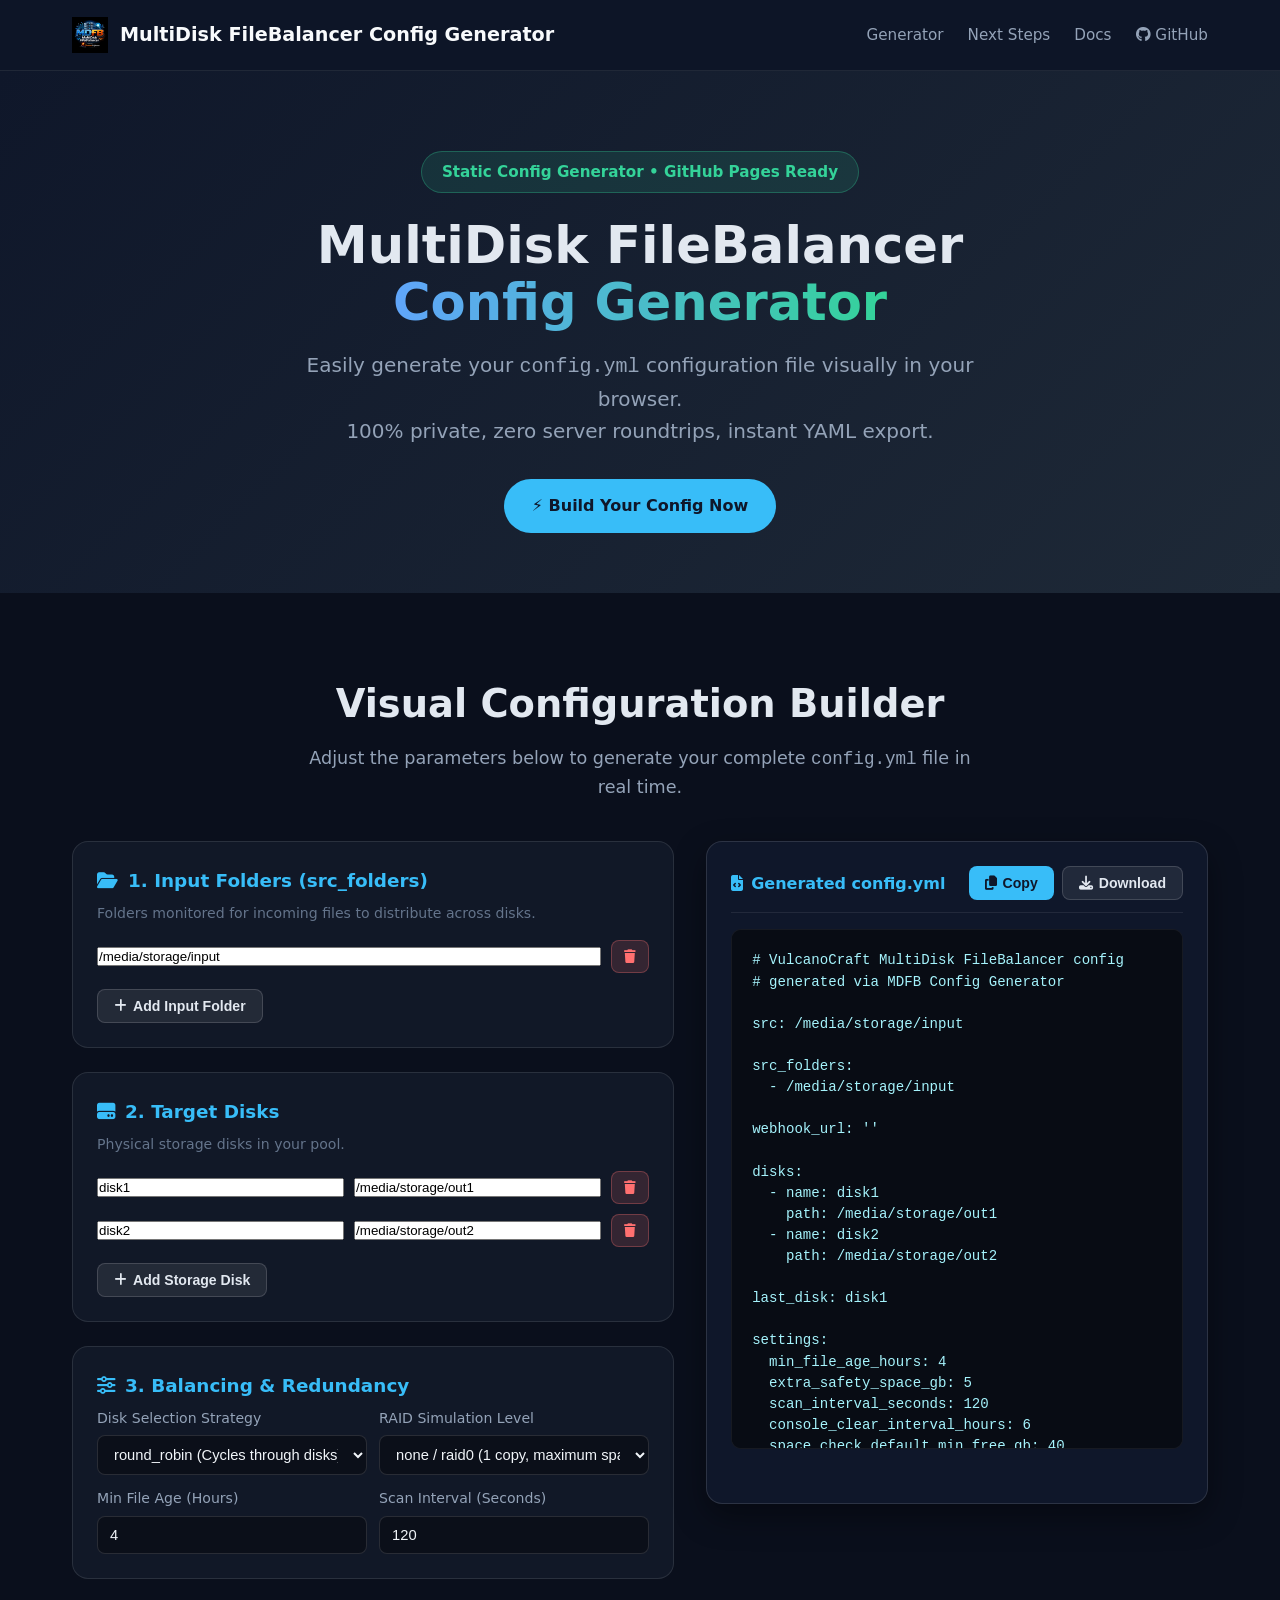
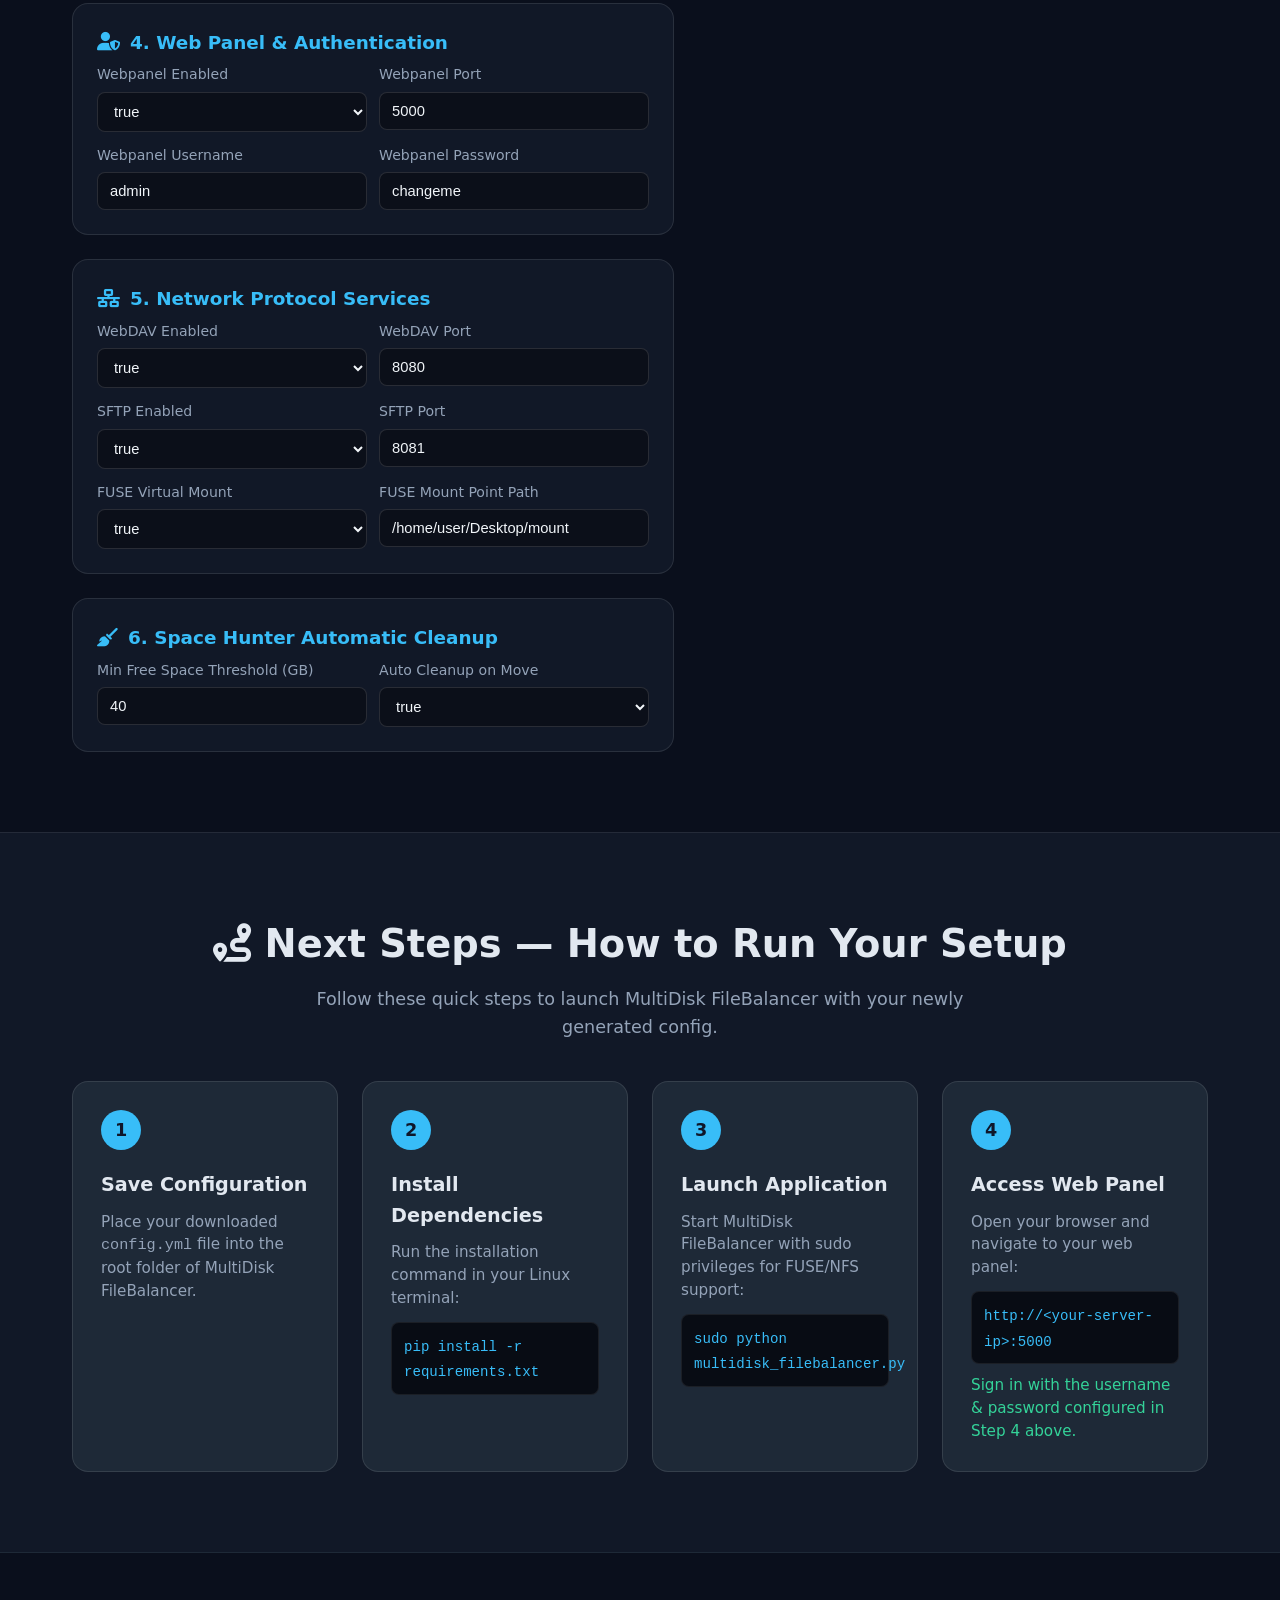
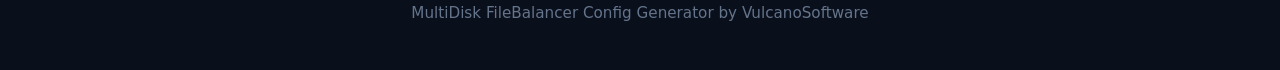
<file: config_generator_website/index.html>
<!DOCTYPE html>
<html lang="en">
<head>
  <meta charset="UTF-8">
  <meta name="viewport" content="width=device-width, initial-scale=1.0">
  <title>MultiDisk FileBalancer — Config Generator</title>
  <link rel="stylesheet" href="styles.css">
  <link rel="stylesheet" href="https://cdnjs.cloudflare.com/ajax/libs/font-awesome/6.6.0/css/all.min.css">
</head>
<body>

  <!-- Navigation -->
  <header class="navbar">
    <div class="container nav-container">
      <div class="brand">
        <img src="logo.png" alt="MDFB Logo" class="nav-logo" onerror="this.style.display='none'">
        <span class="brand-name">MultiDisk FileBalancer Config Generator</span>
      </div>
      <nav class="nav-links">
        <a href="#config-generator">Generator</a>
        <a href="#next-steps">Next Steps</a>
        <a href="https://docs.mdfb.vulcanocraft.com/" target="_blank">Docs</a>
        <a href="https://github.com/VulcanoSoftware/MultiDiskFileBalancer" target="_blank"><i class="fab fa-github"></i> GitHub</a>
      </nav>
    </div>
  </header>

  <!-- Hero -->
  <section class="hero">
    <div class="container">
      <div class="badge">Static Config Generator • GitHub Pages Ready</div>

      <h1>MultiDisk FileBalancer<br>
      <span>Config Generator</span></h1>

      <p class="subtitle">
        Easily generate your <code>config.yml</code> configuration file visually in your browser.<br>
        100% private, zero server roundtrips, instant YAML export.
      </p>

      <div class="cta-buttons">
        <a href="#config-generator" class="btn primary">
          ⚡ Build Your Config Now
        </a>
      </div>
    </div>
  </section>

  <!-- Interactive Config Generator -->
  <section id="config-generator" class="generator-section">
    <div class="container">
      <div class="section-header">
        <h2>Visual Configuration Builder</h2>
        <p class="section-subtitle">Adjust the parameters below to generate your complete <code>config.yml</code> file in real time.</p>
      </div>

      <div class="generator-layout">
        <!-- Form Options -->
        <div class="generator-form">
          <!-- Step 1: Input Folders -->
          <div class="form-group-card">
            <h3><i class="fas fa-folder-open"></i> 1. Input Folders (src_folders)</h3>
            <p class="form-hint">Folders monitored for incoming files to distribute across disks.</p>
            <div id="srcFoldersContainer" class="dynamic-list"></div>
            <button type="button" class="btn-sm secondary" id="addSrcFolderBtn"><i class="fas fa-plus"></i> Add Input Folder</button>
          </div>

          <!-- Step 2: Storage Disks -->
          <div class="form-group-card">
            <h3><i class="fas fa-hdd"></i> 2. Target Disks</h3>
            <p class="form-hint">Physical storage disks in your pool.</p>
            <div id="disksContainer" class="dynamic-list"></div>
            <button type="button" class="btn-sm secondary" id="addDiskBtn"><i class="fas fa-plus"></i> Add Storage Disk</button>
          </div>

          <!-- Step 3: Strategy & RAID Simulation -->
          <div class="form-group-card">
            <h3><i class="fas fa-sliders-h"></i> 3. Balancing & Redundancy</h3>
            <div class="form-grid">
              <div class="field">
                <label for="cfg_backup_strategy">Disk Selection Strategy</label>
                <select id="cfg_backup_strategy">
                  <option value="round_robin">round_robin (Cycles through disks)</option>
                  <option value="most_free_space">most_free_space (Picks disk with most free bytes)</option>
                  <option value="least_used_pct">least_used_pct (Picks disk with lowest % used)</option>
                  <option value="path_hash">path_hash (Deterministic hash-based placement)</option>
                </select>
              </div>
              <div class="field">
                <label for="cfg_raid_simulation">RAID Simulation Level</label>
                <select id="cfg_raid_simulation">
                  <option value="none">none / raid0 (1 copy, maximum space)</option>
                  <option value="raid1">raid1 (2 copies mirrored)</option>
                  <option value="raid5">raid5 (2 copies software raid)</option>
                  <option value="raid6">raid6 (3 copies software raid)</option>
                  <option value="raid10">raid10 (2 copies in pair)</option>
                </select>
              </div>
              <div class="field">
                <label for="cfg_min_file_age_hours">Min File Age (Hours)</label>
                <input type="number" id="cfg_min_file_age_hours" value="4" min="0">
              </div>
              <div class="field">
                <label for="cfg_scan_interval_seconds">Scan Interval (Seconds)</label>
                <input type="number" id="cfg_scan_interval_seconds" value="120" min="1">
              </div>
            </div>
          </div>

          <!-- Step 4: Web Management Panel & Authentication -->
          <div class="form-group-card">
            <h3><i class="fas fa-user-shield"></i> 4. Web Panel & Authentication</h3>
            <div class="form-grid">
              <div class="field">
                <label for="cfg_webpanel_enabled">Webpanel Enabled</label>
                <select id="cfg_webpanel_enabled">
                  <option value="true">true</option>
                  <option value="false">false</option>
                </select>
              </div>
              <div class="field">
                <label for="cfg_webpanel_port">Webpanel Port</label>
                <input type="number" id="cfg_webpanel_port" value="5000" min="1" max="65535">
              </div>
              <div class="field">
                <label for="cfg_webpanel_username">Webpanel Username</label>
                <input type="text" id="cfg_webpanel_username" value="admin" placeholder="admin">
              </div>
              <div class="field">
                <label for="cfg_webpanel_password">Webpanel Password</label>
                <input type="text" id="cfg_webpanel_password" value="changeme" placeholder="Password">
              </div>
            </div>
          </div>

          <!-- Step 5: Network Access Services -->
          <div class="form-group-card">
            <h3><i class="fas fa-network-wired"></i> 5. Network Protocol Services</h3>
            <div class="form-grid">
              <div class="field">
                <label for="cfg_webdav_enabled">WebDAV Enabled</label>
                <select id="cfg_webdav_enabled">
                  <option value="true">true</option>
                  <option value="false">false</option>
                </select>
              </div>
              <div class="field">
                <label for="cfg_webdav_port">WebDAV Port</label>
                <input type="number" id="cfg_webdav_port" value="8080" min="1" max="65535">
              </div>
              <div class="field">
                <label for="cfg_sftp_enabled">SFTP Enabled</label>
                <select id="cfg_sftp_enabled">
                  <option value="true">true</option>
                  <option value="false">false</option>
                </select>
              </div>
              <div class="field">
                <label for="cfg_sftp_port">SFTP Port</label>
                <input type="number" id="cfg_sftp_port" value="8081" min="1" max="65535">
              </div>
              <div class="field">
                <label for="cfg_fuse_enabled">FUSE Virtual Mount</label>
                <select id="cfg_fuse_enabled">
                  <option value="true">true</option>
                  <option value="false">false</option>
                </select>
              </div>
              <div class="field">
                <label for="cfg_fuse_mount_point">FUSE Mount Point Path</label>
                <input type="text" id="cfg_fuse_mount_point" value="/home/user/Desktop/mount">
              </div>
            </div>
          </div>

          <!-- Step 6: Space Hunter Cleanup -->
          <div class="form-group-card">
            <h3><i class="fas fa-broom"></i> 6. Space Hunter Automatic Cleanup</h3>
            <div class="form-grid">
              <div class="field">
                <label for="cfg_space_check_default_min_free_gb">Min Free Space Threshold (GB)</label>
                <input type="number" id="cfg_space_check_default_min_free_gb" value="40" min="0">
              </div>
              <div class="field">
                <label for="cfg_auto_cleanup_on_move">Auto Cleanup on Move</label>
                <select id="cfg_auto_cleanup_on_move">
                  <option value="true">true</option>
                  <option value="false">false</option>
                </select>
              </div>
            </div>
          </div>
        </div>

        <!-- Output Preview -->
        <div class="generator-preview">
          <div class="preview-card">
            <div class="preview-header">
              <span class="preview-title"><i class="fas fa-file-code"></i> Generated config.yml</span>
              <div class="preview-actions">
                <button type="button" class="btn-sm primary" id="copyConfigBtn"><i class="fas fa-copy"></i> Copy</button>
                <button type="button" class="btn-sm secondary" id="downloadConfigBtn"><i class="fas fa-download"></i> Download</button>
              </div>
            </div>
            <pre class="yaml-output" id="yamlOutput"></pre>
            <div class="copy-status" id="copyStatus"></div>
          </div>
        </div>
      </div>
    </div>
  </section>

  <!-- Next Steps Guide -->
  <section id="next-steps" class="next-steps-section">
    <div class="container">
      <div class="section-header">
        <h2><i class="fas fa-route"></i> Next Steps — How to Run Your Setup</h2>
        <p class="section-subtitle">Follow these quick steps to launch MultiDisk FileBalancer with your newly generated config.</p>
      </div>

      <div class="steps-grid">
        <div class="step-card">
          <div class="step-number">1</div>
          <h3>Save Configuration</h3>
          <p>Place your downloaded <code>config.yml</code> file into the root folder of MultiDisk FileBalancer.</p>
        </div>

        <div class="step-card">
          <div class="step-number">2</div>
          <h3>Install Dependencies</h3>
          <p>Run the installation command in your Linux terminal:</p>
          <div class="code-box">
            <code>pip install -r requirements.txt</code>
          </div>
        </div>

        <div class="step-card">
          <div class="step-number">3</div>
          <h3>Launch Application</h3>
          <p>Start MultiDisk FileBalancer with sudo privileges for FUSE/NFS support:</p>
          <div class="code-box">
            <code>sudo python multidisk_filebalancer.py</code>
          </div>
        </div>

        <div class="step-card">
          <div class="step-number">4</div>
          <h3>Access Web Panel</h3>
          <p>Open your browser and navigate to your web panel:</p>
          <div class="code-box">
            <code>http://&lt;your-server-ip&gt;:5000</code>
          </div>
          <p class="step-hint">Sign in with the username & password configured in Step 4 above.</p>
        </div>
      </div>
    </div>
  </section>

  <footer>
    <p>MultiDisk FileBalancer Config Generator by VulcanoSoftware</p>
  </footer>

  <script src="script.js"></script>
</body>
</html>
</file>
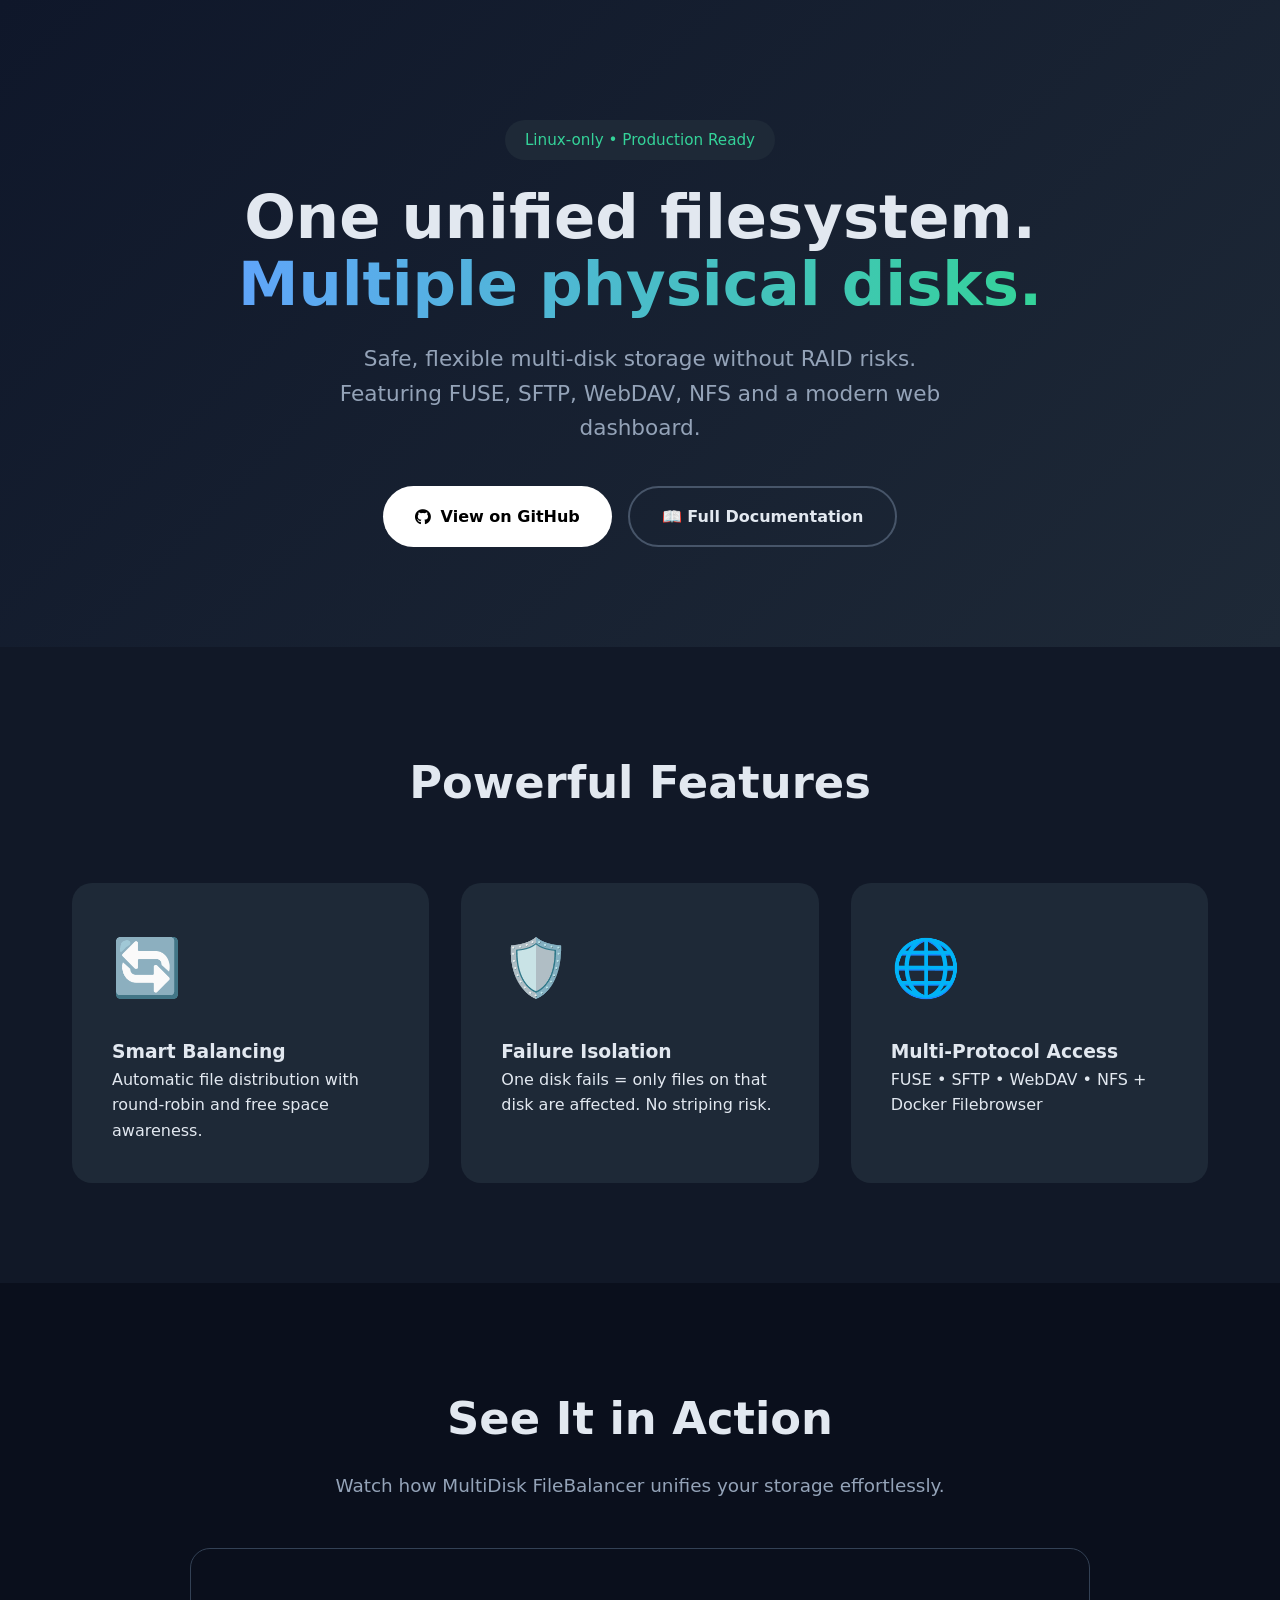
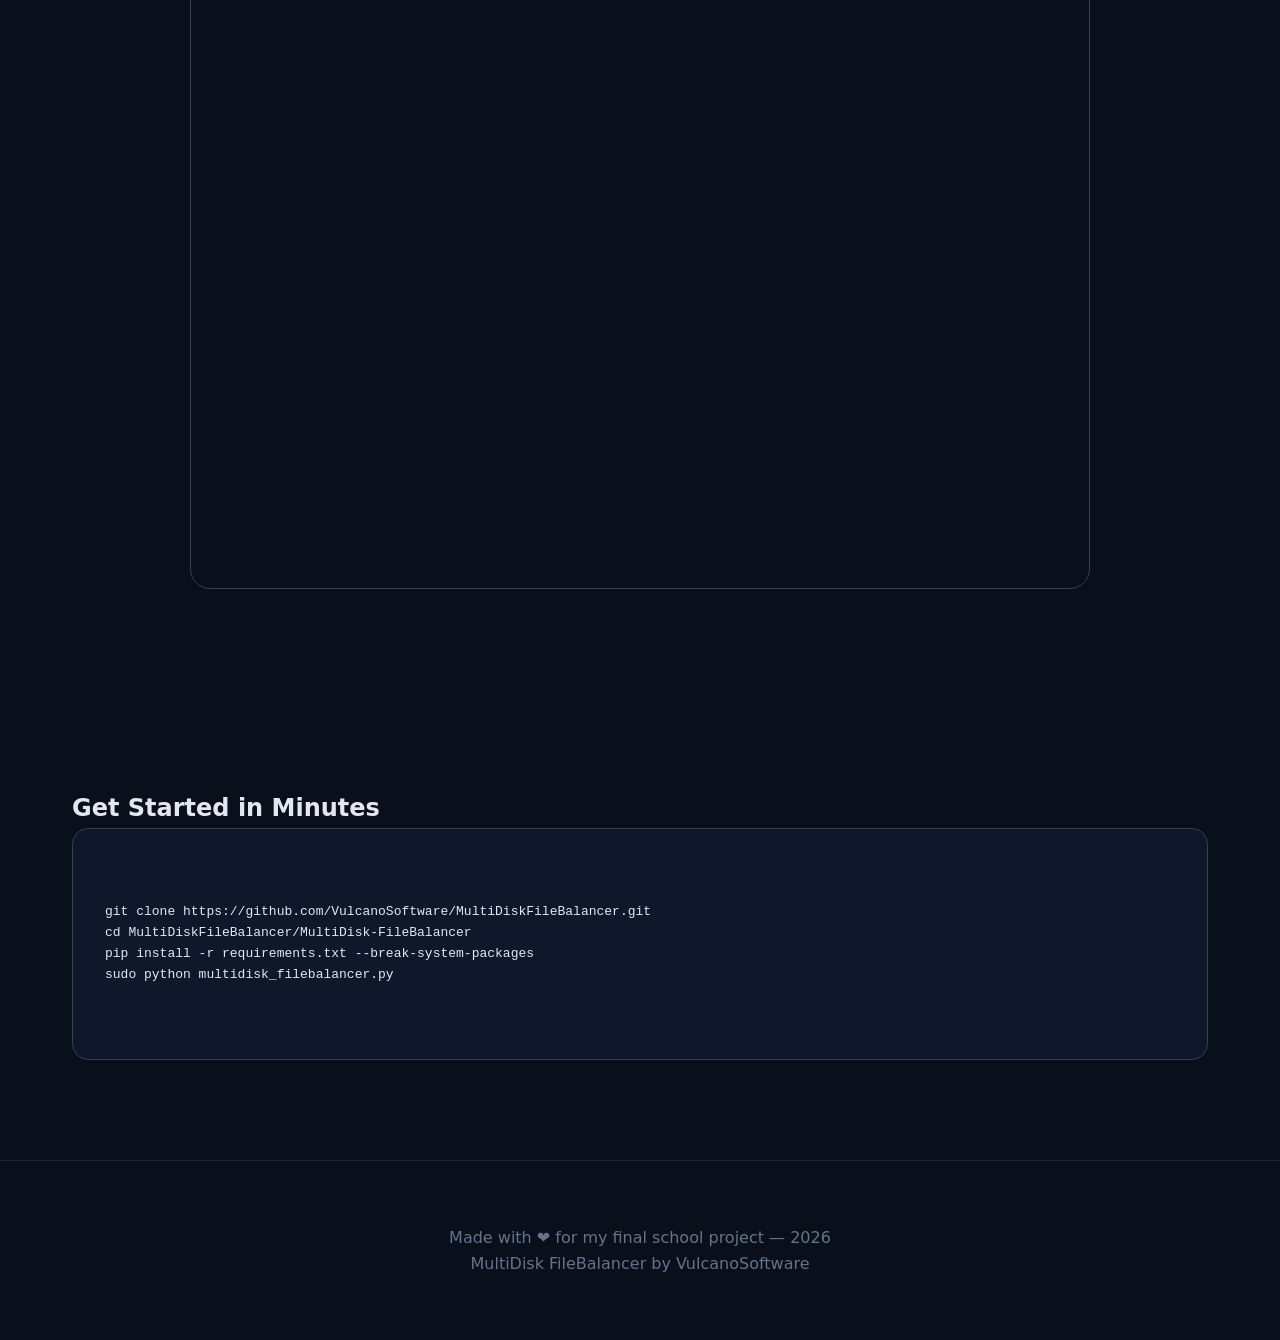
<file: showcase_website/index.html>
<!DOCTYPE html>
<html lang="en">
<head>
  <meta charset="UTF-8">
  <meta name="viewport" content="width=device-width, initial-scale=1.0">
  <title>MultiDisk FileBalancer — Unified Multi-Disk Storage</title>
  <link rel="stylesheet" href="styles.css">
  <link rel="stylesheet" href="https://cdnjs.cloudflare.com/ajax/libs/font-awesome/6.6.0/css/all.min.css">
</head>
<body>

  <!-- Hero -->
  <section class="hero">
    <div class="container">
      <div class="badge">Linux-only • Production Ready</div>
      
      <h1>One unified filesystem.<br>
      <span>Multiple physical disks.</span></h1>
      
      <p class="subtitle">
        Safe, flexible multi-disk storage without RAID risks.<br>
        Featuring FUSE, SFTP, WebDAV, NFS and a modern web dashboard.
      </p>

      <div class="cta-buttons">
        <a href="https://github.com/VulcanoSoftware/MultiDiskFileBalancer" target="_blank" class="btn primary">
          <i class="fab fa-github"></i> View on GitHub
        </a>
        <a href="https://docs.mdfb.vulcanocraft.com/" target="_blank" class="btn secondary">
          📖 Full Documentation
        </a>
      </div>
    </div>
  </section>

  <!-- Features -->
  <section class="features">
    <div class="container">
      <h2>Powerful Features</h2>
      <div class="grid">
        <div class="card">
          <div class="icon">🔄</div>
          <h3>Smart Balancing</h3>
          <p>Automatic file distribution with round-robin and free space awareness.</p>
        </div>
        <div class="card">
          <div class="icon">🛡️</div>
          <h3>Failure Isolation</h3>
          <p>One disk fails = only files on that disk are affected. No striping risk.</p>
        </div>
        <div class="card">
          <div class="icon">🌐</div>
          <h3>Multi-Protocol Access</h3>
          <p>FUSE • SFTP • WebDAV • NFS + Docker Filebrowser</p>
        </div>
      </div>
    </div>
  </section>

  <!-- Showcase Video -->
  <section class="showcase-video">
    <div class="container">
      <h2>See It in Action</h2>
      <p class="section-subtitle">Watch how MultiDisk FileBalancer unifies your storage effortlessly.</p>
      <div class="video-wrapper">
        <iframe
          src="https://www.youtube.com/embed/DjFaZPutRro"
          title="MultiDisk FileBalancer Showcase"
          frameborder="0"
          allow="accelerometer; autoplay; clipboard-write; encrypted-media; gyroscope; picture-in-picture; web-share"
          allowfullscreen>
        </iframe>
      </div>
    </div>
  </section>

  <!-- Quick Start -->
  <section class="quickstart">
    <div class="container">
      <h2>Get Started in Minutes</h2>
      <div class="terminal">
        <pre>git clone https://github.com/VulcanoSoftware/MultiDiskFileBalancer.git
cd MultiDiskFileBalancer/MultiDisk-FileBalancer
pip install -r requirements.txt --break-system-packages
sudo python multidisk_filebalancer.py</pre>
      </div>
    </div>
  </section>

  <footer>
    <p>Made with ❤️ for my final school project — 2026</p>
    <p>MultiDisk FileBalancer by VulcanoSoftware</p>
  </footer>

  <script src="script.js"></script>
</body>
</html>
</file>
<file: config_generator_website/styles.css>
* {
  margin: 0;
  padding: 0;
  box-sizing: border-box;
}

body {
  font-family: 'Inter', system-ui, -apple-system, sans-serif;
  background: #0a0f1c;
  color: #e2e8f0;
  line-height: 1.6;
}

.container {
  max-width: 1200px;
  margin: 0 auto;
  padding: 0 2rem;
}

/* Navbar */
.navbar {
  background: rgba(15, 23, 42, 0.85);
  backdrop-filter: blur(12px);
  position: sticky;
  top: 0;
  z-index: 100;
  border-bottom: 1px solid rgba(255, 255, 255, 0.08);
}

.nav-container {
  display: flex;
  align-items: center;
  justify-content: space-between;
  height: 70px;
}

.brand {
  display: flex;
  align-items: center;
  gap: 12px;
}

.nav-logo {
  width: 36px;
  height: 36px;
}

.brand-name {
  font-size: 1.2rem;
  font-weight: 750;
  color: #f8fafc;
}

.nav-links {
  display: flex;
  gap: 1.5rem;
}

.nav-links a {
  color: #94a3b8;
  text-decoration: none;
  font-size: 0.95rem;
  font-weight: 500;
  transition: color 0.2s;
}

.nav-links a:hover {
  color: #38bdf8;
}

/* Hero */
.hero {
  background: linear-gradient(135deg, #0f172a 0%, #1e2937 100%);
  padding: 80px 0 60px;
  text-align: center;
}

.badge {
  display: inline-block;
  background: rgba(52, 211, 153, 0.12);
  border: 1px solid rgba(52, 211, 153, 0.3);
  color: #34d399;
  padding: 8px 20px;
  border-radius: 9999px;
  font-size: 0.95rem;
  margin-bottom: 1.5rem;
  font-weight: 600;
}

h1 {
  font-size: 3.2rem;
  font-weight: 800;
  line-height: 1.1;
  margin-bottom: 1.2rem;
}

h1 span {
  background: linear-gradient(to right, #60a5fa, #34d399);
  -webkit-background-clip: text;
  -webkit-text-fill-color: transparent;
}

.subtitle {
  font-size: 1.25rem;
  color: #94a3b8;
  max-width: 720px;
  margin: 0 auto 2rem;
}

.cta-buttons {
  display: flex;
  gap: 1rem;
  justify-content: center;
  flex-wrap: wrap;
}

.btn {
  padding: 14px 28px;
  border-radius: 9999px;
  font-weight: 600;
  text-decoration: none;
  display: inline-flex;
  align-items: center;
  gap: 10px;
  transition: all 0.3s;
  cursor: pointer;
  border: none;
  font-size: 1rem;
}

.btn.primary {
  background: #38bdf8;
  color: #0f172a;
}

.btn.secondary {
  border: 1px solid #475569;
  background: rgba(255, 255, 255, 0.05);
  color: #e2e8f0;
}

.btn:hover {
  transform: translateY(-2px);
  filter: brightness(1.1);
}

.btn-sm {
  padding: 8px 16px;
  border-radius: 8px;
  font-size: 0.88rem;
  font-weight: 600;
  cursor: pointer;
  display: inline-flex;
  align-items: center;
  gap: 6px;
  border: none;
  transition: all 0.2s;
}

.btn-sm.primary {
  background: #38bdf8;
  color: #0f172a;
}

.btn-sm.secondary {
  background: rgba(255, 255, 255, 0.08);
  border: 1px solid rgba(255, 255, 255, 0.15);
  color: #e2e8f0;
}

.btn-sm:hover {
  filter: brightness(1.15);
}

.btn-icon {
  background: rgba(255, 112, 112, 0.15);
  border: 1px solid rgba(255, 112, 112, 0.3);
  color: #ff7070;
  padding: 8px 12px;
  border-radius: 8px;
  cursor: pointer;
  transition: all 0.2s;
}

.btn-icon:hover {
  background: rgba(255, 112, 112, 0.3);
}

/* Config Generator Section */
.generator-section {
  padding: 80px 0;
  background: #0a0f1c;
}

.section-header {
  text-align: center;
  margin-bottom: 2.5rem;
}

.section-header h2 {
  font-size: 2.4rem;
  font-weight: 800;
  margin-bottom: 10px;
}

.section-subtitle {
  color: #94a3b8;
  font-size: 1.1rem;
  max-width: 680px;
  margin: 0 auto;
}

.generator-layout {
  display: grid;
  grid-template-columns: 1.2fr 1fr;
  gap: 2rem;
  align-items: start;
}

.generator-form {
  display: grid;
  gap: 1.5rem;
}

.form-group-card {
  background: #111827;
  border: 1px solid rgba(255, 255, 255, 0.1);
  padding: 1.5rem;
  border-radius: 16px;
}

.form-group-card h3 {
  font-size: 1.15rem;
  font-weight: 700;
  margin-bottom: 6px;
  color: #38bdf8;
  display: flex;
  align-items: center;
  gap: 10px;
}

.form-hint {
  font-size: 0.88rem;
  color: #64748b;
  margin-bottom: 1rem;
}

.dynamic-list {
  display: grid;
  gap: 10px;
  margin-bottom: 1rem;
}

.list-row {
  display: flex;
  gap: 10px;
  align-items: center;
}

.list-row input {
  flex: 1;
}

.form-grid {
  display: grid;
  grid-template-columns: repeat(2, minmax(0, 1fr));
  gap: 12px;
}

.field label {
  display: block;
  font-size: 0.88rem;
  color: #94a3b8;
  margin-bottom: 6px;
  font-weight: 500;
}

.field input,
.field select {
  width: 100%;
  padding: 10px 12px;
  border-radius: 8px;
  border: 1px solid rgba(255, 255, 255, 0.12);
  background: #0b0f19;
  color: #f1f5f9;
  outline: none;
  font-size: 0.92rem;
  transition: border-color 0.2s;
}

.field input:focus,
.field select:focus {
  border-color: #38bdf8;
}

/* YAML Preview */
.generator-preview {
  position: sticky;
  top: 90px;
}

.preview-card {
  background: #0f172a;
  border: 1px solid rgba(255, 255, 255, 0.12);
  border-radius: 16px;
  padding: 1.5rem;
  box-shadow: 0 12px 32px rgba(0, 0, 0, 0.4);
}

.preview-header {
  display: flex;
  align-items: center;
  justify-content: space-between;
  gap: 10px;
  margin-bottom: 1rem;
  padding-bottom: 12px;
  border-bottom: 1px solid rgba(255, 255, 255, 0.08);
}

.preview-title {
  font-weight: 700;
  font-size: 1rem;
  color: #38bdf8;
  display: flex;
  align-items: center;
  gap: 8px;
}

.preview-actions {
  display: flex;
  gap: 8px;
}

.yaml-output {
  background: #080c14;
  color: #a5f3fc;
  padding: 1.25rem;
  border-radius: 10px;
  font-family: ui-monospace, SFMono-Regular, Menlo, Monaco, Consolas, monospace;
  font-size: 0.88rem;
  line-height: 1.5;
  max-height: 520px;
  overflow-y: auto;
  border: 1px solid rgba(255, 255, 255, 0.06);
  white-space: pre-wrap;
  word-break: break-all;
}

.copy-status {
  margin-top: 10px;
  font-size: 0.88rem;
  color: #34d399;
  min-height: 20px;
  font-weight: 600;
  opacity: 0;
  transition: opacity 0.3s;
}

.copy-status.active {
  opacity: 1;
}

/* Next Steps Section */
.next-steps-section {
  padding: 80px 0;
  background: #111827;
  border-top: 1px solid rgba(255, 255, 255, 0.08);
}

.steps-grid {
  display: grid;
  grid-template-columns: repeat(auto-fit, minmax(260px, 1fr));
  gap: 1.5rem;
  margin-top: 2rem;
}

.step-card {
  background: #1e2937;
  border: 1px solid rgba(255, 255, 255, 0.1);
  border-radius: 16px;
  padding: 1.75rem;
  position: relative;
}

.step-number {
  width: 40px;
  height: 40px;
  border-radius: 50%;
  background: #38bdf8;
  color: #0f172a;
  display: flex;
  align-items: center;
  justify-content: center;
  font-weight: 800;
  font-size: 1.1rem;
  margin-bottom: 1.25rem;
}

.step-card h3 {
  font-size: 1.2rem;
  margin-bottom: 10px;
}

.step-card p {
  color: #94a3b8;
  font-size: 0.95rem;
  line-height: 1.5;
}

.code-box {
  margin-top: 12px;
  background: #080c14;
  padding: 10px 12px;
  border-radius: 8px;
  border: 1px solid rgba(255, 255, 255, 0.08);
}

.code-box code {
  color: #38bdf8;
  font-family: ui-monospace, SFMono-Regular, Menlo, Monaco, Consolas, monospace;
  font-size: 0.88rem;
}

.step-hint {
  margin-top: 10px;
  font-size: 0.85rem;
  color: #34d399 !important;
}

/* Footer */
footer {
  text-align: center;
  padding: 3rem 0;
  background: #0a0f1c;
  border-top: 1px solid #1e2937;
  color: #64748b;
  font-size: 0.95rem;
}

@media (max-width: 992px) {
  .generator-layout {
    grid-template-columns: 1fr;
  }
  .generator-preview {
    position: static;
  }
  .form-grid {
    grid-template-columns: 1fr;
  }
}
</file>
<file: showcase_website/styles.css>
* {
  margin: 0;
  padding: 0;
  box-sizing: border-box;
}

body {
  font-family: 'Inter', system-ui, sans-serif;
  background: #0a0f1c;
  color: #e2e8f0;
  line-height: 1.6;
}

.container {
  max-width: 1200px;
  margin: 0 auto;
  padding: 0 2rem;
}

/* Hero */
.hero {
  background: linear-gradient(135deg, #0f172a 0%, #1e2937 100%);
  padding: 120px 0 100px;
  text-align: center;
}

.badge {
  display: inline-block;
  background: #1e2937;
  color: #34d399;
  padding: 8px 20px;
  border-radius: 9999px;
  font-size: 0.95rem;
  margin-bottom: 1.5rem;
}

h1 {
  font-size: 3.8rem;
  font-weight: 800;
  line-height: 1.1;
  margin-bottom: 1.5rem;
}

h1 span {
  background: linear-gradient(to right, #60a5fa, #34d399);
  -webkit-background-clip: text;
  -webkit-text-fill-color: transparent;
}

.subtitle {
  font-size: 1.35rem;
  color: #94a3b8;
  max-width: 700px;
  margin: 0 auto 2.5rem;
}

.cta-buttons {
  display: flex;
  gap: 1rem;
  justify-content: center;
  flex-wrap: wrap;
}

.btn {
  padding: 16px 32px;
  border-radius: 9999px;
  font-weight: 600;
  text-decoration: none;
  display: inline-flex;
  align-items: center;
  gap: 10px;
  transition: all 0.3s;
}

.btn.primary {
  background: white;
  color: black;
}

.btn.secondary {
  border: 2px solid #475569;
  color: #e2e8f0;
}

.btn:hover {
  transform: translateY(-3px);
}

/* Features */
.features {
  padding: 100px 0;
  background: #111827;
}

.features h2 {
  text-align: center;
  font-size: 2.8rem;
  margin-bottom: 4rem;
}

.grid {
  display: grid;
  grid-template-columns: repeat(auto-fit, minmax(320px, 1fr));
  gap: 2rem;
}

.card {
  background: #1e2937;
  padding: 2.5rem;
  border-radius: 20px;
  transition: all 0.4s;
}

.card:hover {
  transform: translateY(-12px);
  background: #334155;
}

.icon {
  font-size: 3.5rem;
  margin-bottom: 1.5rem;
}

/* Showcase Video */
.showcase-video {
  padding: 100px 0;
  background: #0a0f1c;
}

.showcase-video h2 {
  text-align: center;
  font-size: 2.8rem;
  margin-bottom: 1rem;
}

.section-subtitle {
  text-align: center;
  color: #94a3b8;
  font-size: 1.15rem;
  margin-bottom: 3rem;
}

.video-wrapper {
  position: relative;
  padding-bottom: 56.25%; /* 16:9 */
  height: 0;
  overflow: hidden;
  border-radius: 20px;
  border: 1px solid #334155;
  max-width: 900px;
  margin: 0 auto;
}

.video-wrapper iframe {
  position: absolute;
  top: 0;
  left: 0;
  width: 100%;
  height: 100%;
  border-radius: 20px;
}

/* Quickstart */
.quickstart {
  padding: 100px 0;
  background: #0a0f1c;
}

.terminal {
  background: #0f172a;
  padding: 2rem;
  border-radius: 16px;
  border: 1px solid #334155;
  font-family: monospace;
  white-space: pre;
  overflow-x: auto;
}

/* Footer */
footer {
  text-align: center;
  padding: 4rem 0;
  background: #0a0f1c;
  border-top: 1px solid #1e2937;
  color: #64748b;
}
</file>
